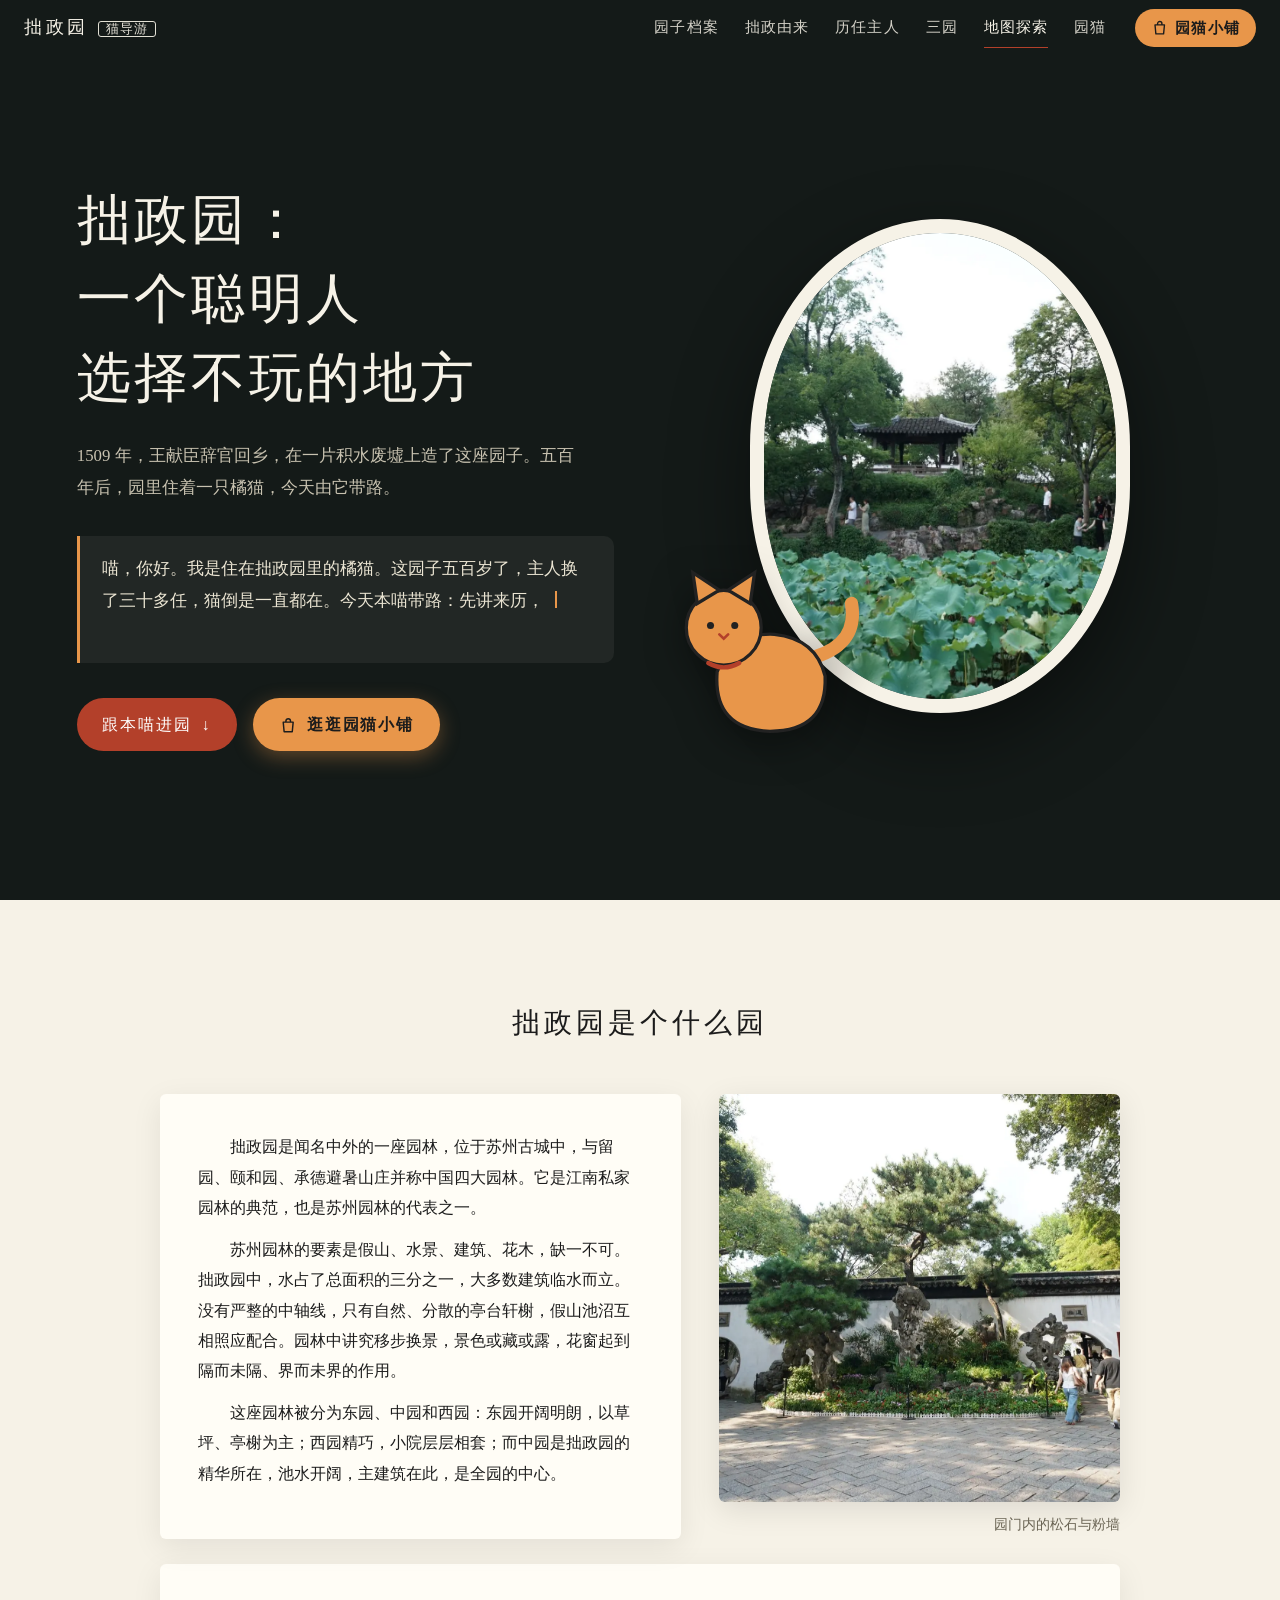
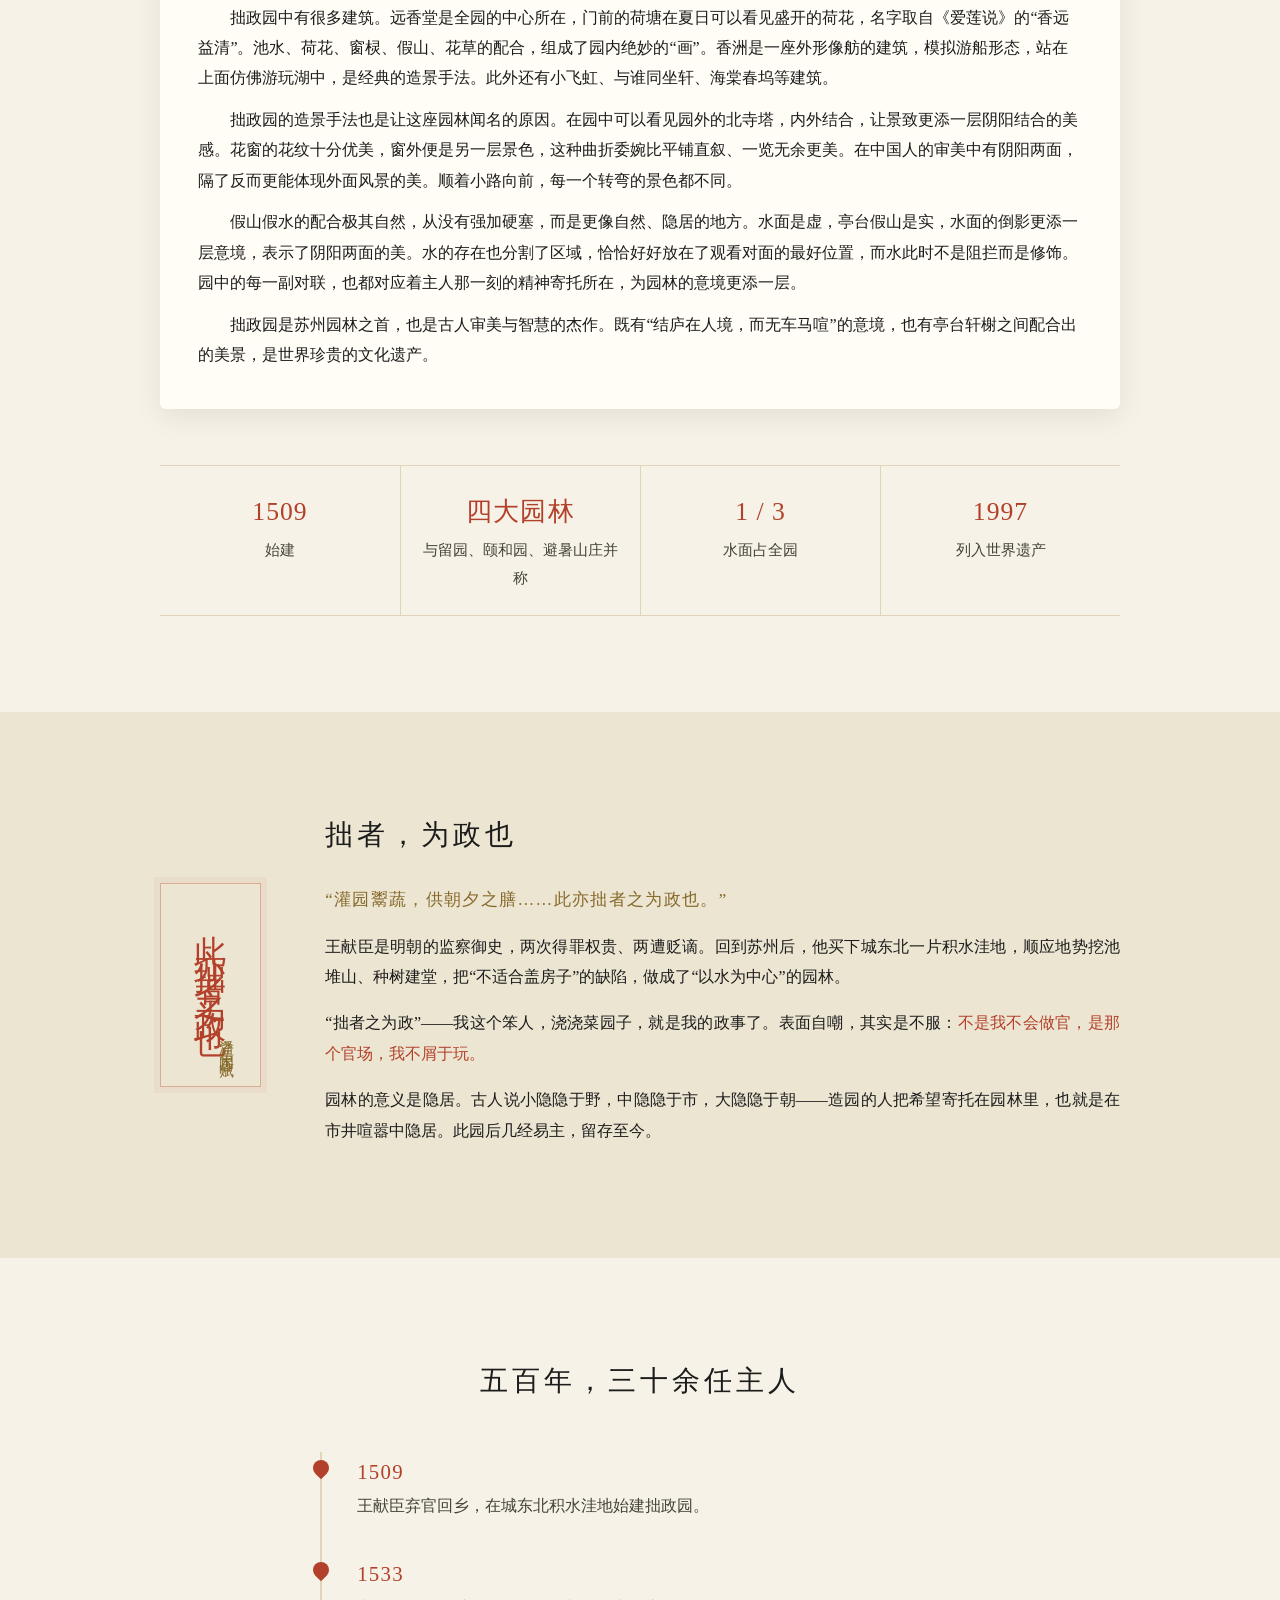
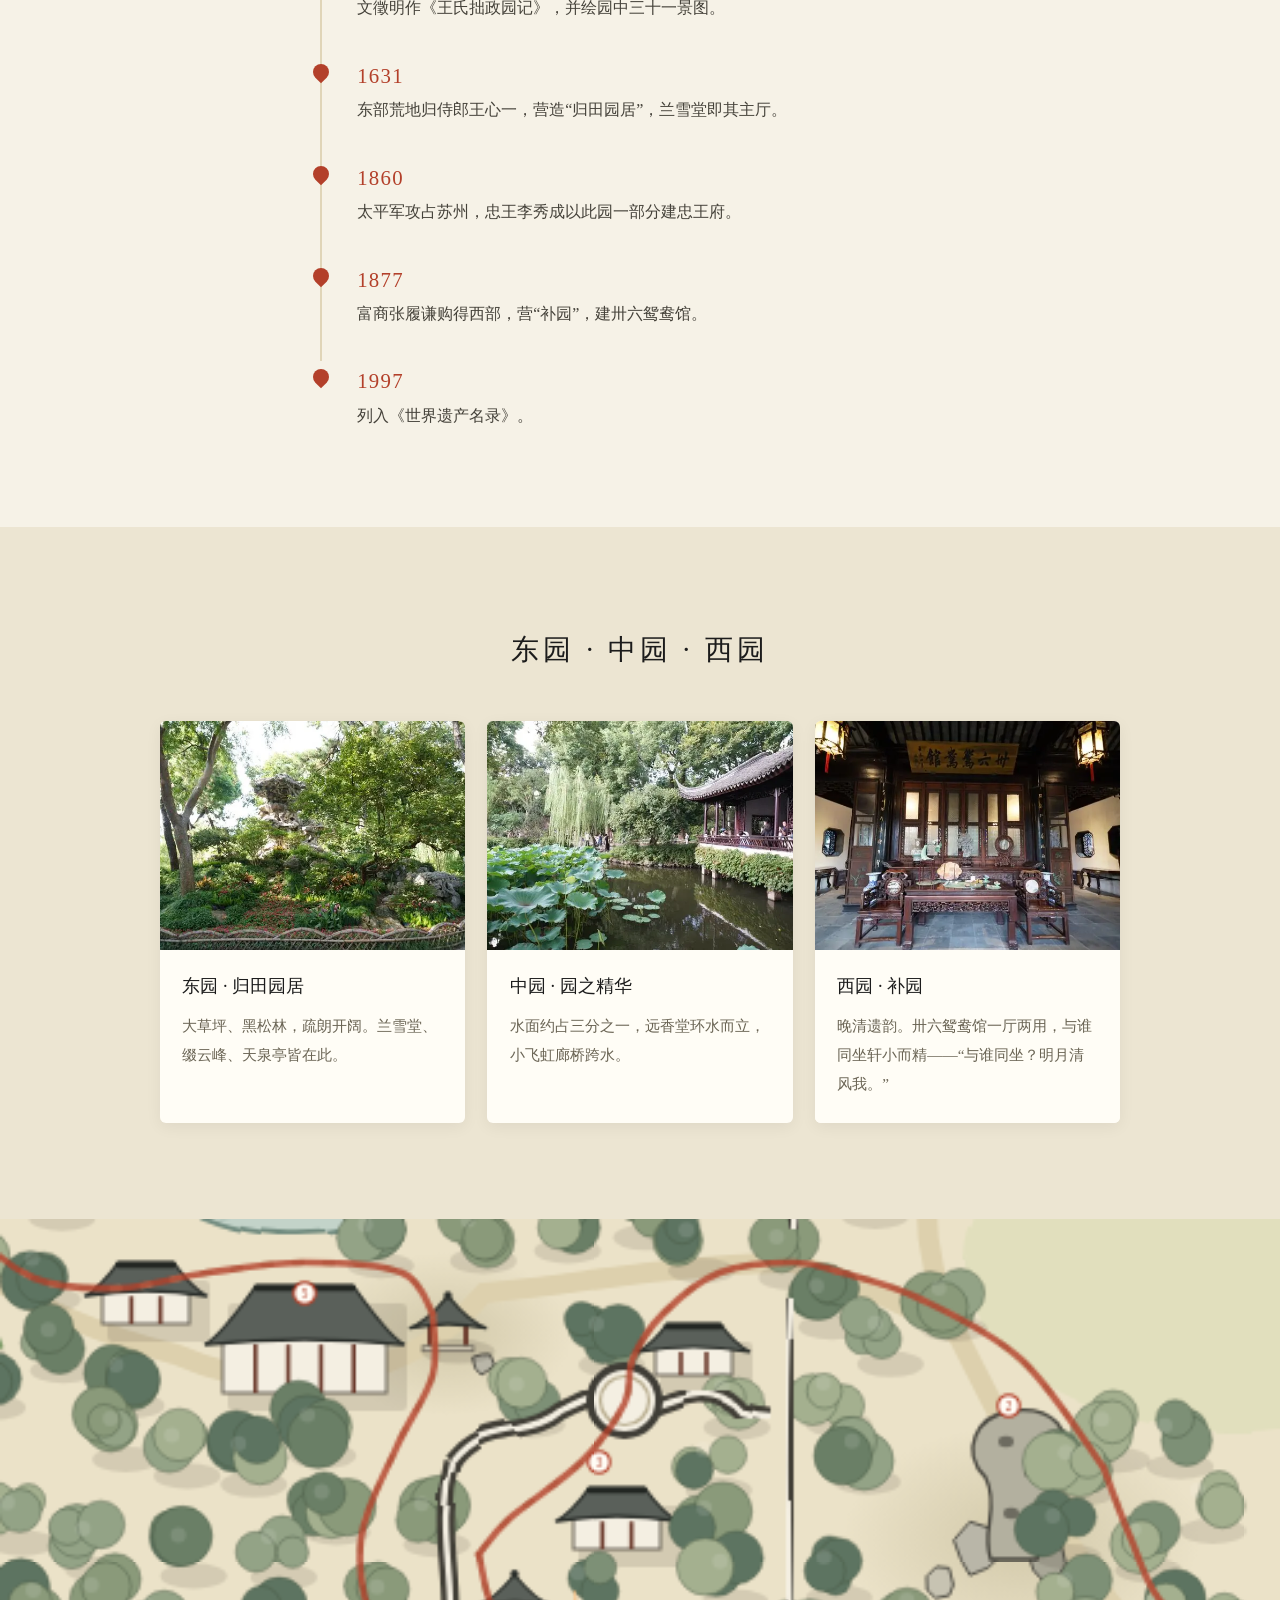
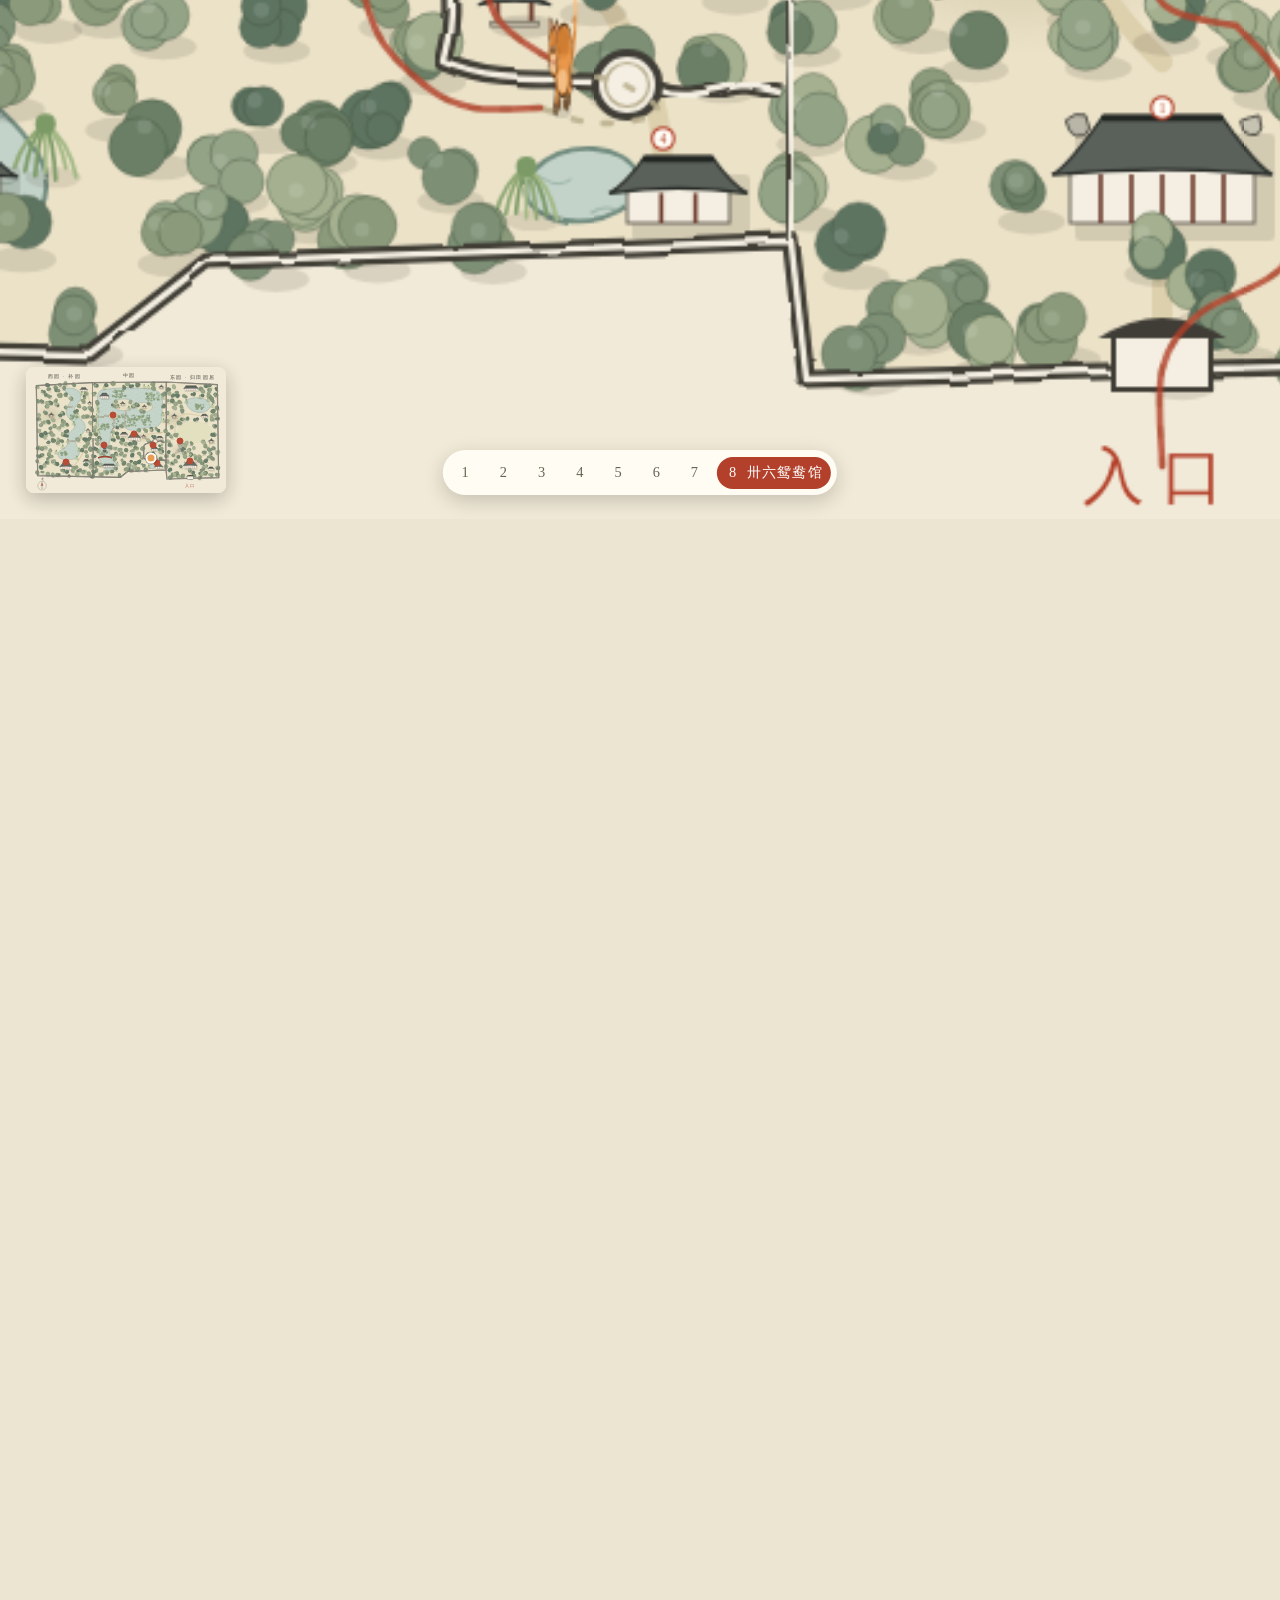
<file: index.html>
<!DOCTYPE html>
<html lang="zh-CN">
<head>
<meta charset="UTF-8">
<meta name="viewport" content="width=device-width,initial-scale=1">
<title>拙政园 · 猫导游</title>
<meta name="description" content="跟着园里的橘猫，读拙政园的来历，在手绘地图上逛八处景点。">
<link rel="stylesheet" href="css/style.css">
</head>
<body>

<svg width="0" height="0" style="position:absolute" aria-hidden="true"><defs>
  <symbol id="catMini" viewBox="0 0 100 80">
    <path class="cat-tail" d="M70 48 Q92 42 88 20" fill="none" stroke="#e8964a" stroke-width="8" stroke-linecap="round"/>
    <path d="M30 50 Q28 80 60 80 Q90 78 86 52 Q80 32 54 30 Q32 30 30 50Z" fill="#e8964a"/>
    <circle cx="36" cy="34" r="20" fill="#e8964a"/>
    <path d="M22 20 L20 4 L34 14Z" fill="#e8964a"/>
    <path d="M50 20 L54 4 L40 13Z" fill="#e8964a"/>
    <circle cx="30" cy="33" r="2.4" fill="#fff"/>
    <circle cx="43" cy="33" r="2.4" fill="#fff"/>
  </symbol>
  <symbol id="bagIcon" viewBox="0 0 24 24">
    <path d="M5.5 8h13l-1.2 12.5H6.7L5.5 8Z M9 8V6.5a3 3 0 0 1 6 0V8" fill="none" stroke="currentColor" stroke-width="1.9" stroke-linejoin="round" stroke-linecap="round"/>
  </symbol>
</defs></svg>

<nav class="topbar" aria-label="章节">
  <a class="brand" href="#top">拙政园<span>猫导游</span></a>
  <div class="topbar-right">
    <div class="topbar-links">
      <a href="#about">园子档案</a>
      <a href="#origin">拙政由来</a>
      <a href="#timeline">历任主人</a>
      <a href="#parts">三园</a>
      <a href="#map">地图探索</a>
      <a href="#owners">园猫</a>
    </div>
    <a class="nav-shop" href="shop.html"><svg class="bag" aria-hidden="true"><use href="#bagIcon"/></svg>园猫小铺</a>
  </div>
</nav>

<!-- 1 开屏 -->
<header class="hero" id="top">
  <div class="hero-text">
    <h1>拙政园：<br>一个聪明人<br>选择不玩的地方</h1>
    <p class="hero-lead">1509 年，王献臣辞官回乡，在一片积水废墟上造了这座园子。五百年后，园里住着一只橘猫，今天由它带路。</p>
    <div class="hero-say">
      <p id="heroSay" aria-live="polite"></p>
    </div>
    <div class="hero-actions">
      <a class="btn" href="#about">跟本喵进园 <span aria-hidden="true">↓</span></a>
      <a class="btn btn-shop" href="shop.html"><svg class="bag" aria-hidden="true"><use href="#bagIcon"/></svg>逛逛园猫小铺</a>
    </div>
  </div>
  <div class="hero-visual">
    <div class="moon">
      <img src="img/lg/hefeng-simian-ting-1.webp" alt="拙政园中园的荷池与亭子">
    </div>
    <svg class="hero-cat" viewBox="0 0 200 160" aria-hidden="true">
      <path class="cat-tail" d="M150 82 Q188 70 182 34" fill="none" stroke="#e8964a" stroke-width="12" stroke-linecap="round"/>
      <path d="M60 96 Q56 148 108 150 Q160 150 158 100 Q150 66 112 62 Q74 60 60 96Z" fill="#e8964a" stroke="#222" stroke-width="3"/>
      <circle cx="66" cy="56" r="34" fill="#e8964a" stroke="#222" stroke-width="3"/>
      <path d="M42 34 L38 6 L62 22Z" fill="#e8964a" stroke="#222" stroke-width="3"/>
      <path d="M90 34 L94 6 L70 22Z" fill="#e8964a" stroke="#222" stroke-width="3"/>
      <g class="cat-eyes"><circle cx="54" cy="54" r="3.2" fill="#222"/><circle cx="76" cy="54" r="3.2" fill="#222"/></g>
      <path d="M62 62 L66 66 L70 62" fill="none" stroke="#b3402a" stroke-width="2.4" stroke-linecap="round"/>
      <path d="M52 88 Q66 96 80 88" fill="none" stroke="#b3402a" stroke-width="4" stroke-linecap="round"/>
    </svg>
  </div>
</header>

<main>
<!-- 2 园子档案 -->
<section id="about" data-cat="about">
  <div class="wrap">
    <h2 class="reveal">拙政园是个什么园</h2>
    <div class="about-grid">
      <div class="essay reveal">
        <p>拙政园是闻名中外的一座园林，位于苏州古城中，与留园、颐和园、承德避暑山庄并称中国四大园林。它是江南私家园林的典范，也是苏州园林的代表之一。</p>
        <p>苏州园林的要素是假山、水景、建筑、花木，缺一不可。拙政园中，水占了总面积的三分之一，大多数建筑临水而立。没有严整的中轴线，只有自然、分散的亭台轩榭，假山池沼互相照应配合。园林中讲究移步换景，景色或藏或露，花窗起到隔而未隔、界而未界的作用。</p>
        <p>这座园林被分为东园、中园和西园：东园开阔明朗，以草坪、亭榭为主；西园精巧，小院层层相套；而中园是拙政园的精华所在，池水开阔，主建筑在此，是全园的中心。</p>
      </div>
      <figure class="about-photo reveal">
        <img src="img/lg/entrance-rockery-1.webp" alt="拙政园入口粉墙与松石" loading="lazy">
        <figcaption>园门内的松石与粉墙</figcaption>
      </figure>
    </div>
    <div class="essay essay-wide reveal">
      <p>拙政园中有很多建筑。远香堂是全园的中心所在，门前的荷塘在夏日可以看见盛开的荷花，名字取自《爱莲说》的“香远益清”。池水、荷花、窗棂、假山、花草的配合，组成了园内绝妙的“画”。香洲是一座外形像舫的建筑，模拟游船形态，站在上面仿佛游玩湖中，是经典的造景手法。此外还有小飞虹、与谁同坐轩、海棠春坞等建筑。</p>
      <p>拙政园的造景手法也是让这座园林闻名的原因。在园中可以看见园外的北寺塔，内外结合，让景致更添一层阴阳结合的美感。花窗的花纹十分优美，窗外便是另一层景色，这种曲折委婉比平铺直叙、一览无余更美。在中国人的审美中有阴阳两面，隔了反而更能体现外面风景的美。顺着小路向前，每一个转弯的景色都不同。</p>
      <p>假山假水的配合极其自然，从没有强加硬塞，而是更像自然、隐居的地方。水面是虚，亭台假山是实，水面的倒影更添一层意境，表示了阴阳两面的美。水的存在也分割了区域，恰恰好好放在了观看对面的最好位置，而水此时不是阻拦而是修饰。园中的每一副对联，也都对应着主人那一刻的精神寄托所在，为园林的意境更添一层。</p>
      <p>拙政园是苏州园林之首，也是古人审美与智慧的杰作。既有“结庐在人境，而无车马喧”的意境，也有亭台轩榭之间配合出的美景，是世界珍贵的文化遗产。</p>
    </div>
    <dl class="facts reveal">
      <div><dt>1509</dt><dd>始建</dd></div>
      <div><dt>四大园林</dt><dd>与留园、颐和园、避暑山庄并称</dd></div>
      <div><dt>1 / 3</dt><dd>水面占全园</dd></div>
      <div><dt>1997</dt><dd>列入世界遗产</dd></div>
    </dl>
  </div>
</section>

<section id="origin" class="origin" data-cat="origin">
  <div class="wrap origin-grid">
    <blockquote class="origin-quote reveal">
      <p>此亦拙者之为政也</p>
      <cite>潘岳《闲居赋》</cite>
    </blockquote>
    <div class="origin-body reveal">
      <h2>拙者，为政也</h2>
      <p class="excerpt">“灌园鬻蔬，供朝夕之膳……此亦拙者之为政也。”</p>
      <p>王献臣是明朝的监察御史，两次得罪权贵、两遭贬谪。回到苏州后，他买下城东北一片积水洼地，顺应地势挖池堆山、种树建堂，把“不适合盖房子”的缺陷，做成了“以水为中心”的园林。</p>
      <p>“拙者之为政”——我这个笨人，浇浇菜园子，就是我的政事了。表面自嘲，其实是不服：<em>不是我不会做官，是那个官场，我不屑于玩。</em></p>
      <p>园林的意义是隐居。古人说小隐隐于野，中隐隐于市，大隐隐于朝——造园的人把希望寄托在园林里，也就是在市井喧嚣中隐居。此园后几经易主，留存至今。</p>
    </div>
  </div>
</section>

<section id="timeline" data-cat="timeline">
  <div class="wrap">
    <h2 class="reveal">五百年，三十余任主人</h2>
    <ol class="tl">
      <li class="reveal"><span class="y">1509</span><p>王献臣弃官回乡，在城东北积水洼地始建拙政园。</p></li>
      <li class="reveal"><span class="y">1533</span><p>文徵明作《王氏拙政园记》，并绘园中三十一景图。</p></li>
      <li class="reveal"><span class="y">1631</span><p>东部荒地归侍郎王心一，营造“归田园居”，兰雪堂即其主厅。</p></li>
      <li class="reveal"><span class="y">1860</span><p>太平军攻占苏州，忠王李秀成以此园一部分建忠王府。</p></li>
      <li class="reveal"><span class="y">1877</span><p>富商张履谦购得西部，营“补园”，建卅六鸳鸯馆。</p></li>
      <li class="reveal"><span class="y">1997</span><p>列入《世界遗产名录》。</p></li>
    </ol>
  </div>
</section>

<section id="parts" class="parts" data-cat="parts">
  <div class="wrap">
    <h2 class="reveal">东园 · 中园 · 西园</h2>
    <div class="cards3">
      <article class="pc reveal">
        <img src="img/sm/zhuiyun-peak-1.webp" alt="东园缀云峰" loading="lazy">
        <div class="pc-bd">
          <h3>东园 · 归田园居</h3>
          <p>大草坪、黑松林，疏朗开阔。兰雪堂、缀云峰、天泉亭皆在此。</p>
        </div>
      </article>
      <article class="pc reveal">
        <img src="img/sm/yuanxiangtang-1.webp" alt="中园荷池" loading="lazy">
        <div class="pc-bd">
          <h3>中园 · 园之精华</h3>
          <p>水面约占三分之一，远香堂环水而立，小飞虹廊桥跨水。</p>
        </div>
      </article>
      <article class="pc reveal">
        <img src="img/sm/saliu-yuanyang-guan-1.webp" alt="西园卅六鸳鸯馆" loading="lazy">
        <div class="pc-bd">
          <h3>西园 · 补园</h3>
          <p>晚清遗韵。卅六鸳鸯馆一厅两用，与谁同坐轩小而精——“与谁同坐？明月清风我。”</p>
        </div>
      </article>
    </div>
  </div>
</section>

<!-- 3 地图探索：滚动即行走 -->
<section id="map" class="explore" data-cat="map">
  <div class="tour" id="tour">
    <div class="tour-stage" id="tourStage">

      <div class="tour-world" id="tourWorld">
        <svg class="garden-map" id="gardenMap" viewBox="0 0 1200 760" role="img" aria-label="拙政园手绘游览图"></svg>
        <svg class="tour-actors" id="tourActors" viewBox="0 0 1200 760" aria-hidden="true"></svg>
      </div>

      <div class="tour-bubble" id="tourBubble"><p></p></div>

      <aside class="tour-panel" id="tourPanel" aria-live="polite"></aside>

      <div class="tour-title" id="tourTitle">
        <h2>园中八景</h2>
        <p>从东园入口出发，一路向西。往下滚，跟着它走。</p>
      </div>

      <div class="tour-mini" id="tourMini"></div>
      <nav class="tour-dots" id="tourDots" aria-label="跳到某一站"></nav>
      <p class="tour-hint" id="tourHint">继续下滚，跟着它走</p>

    </div>
  </div>
</section>

<!-- 4 结尾 -->
<section id="owners" class="owners" data-cat="owners">
  <div class="wrap">
    <h2 class="reveal">园子真正的主人</h2>
    <div class="board">
      <figure class="reveal">
        <svg viewBox="0 0 420 420" preserveAspectRatio="xMidYMid slice" role="img" aria-label="一橘一狸两只园猫坐在月洞门前">
          <rect width="420" height="420" fill="#e6dcc2"/>
          <rect y="40" width="420" height="300" fill="#f4efe2"/>
          <path d="M-10 40 L430 40 L420 18 L0 18 Z" fill="#4f554f"/>
          <rect y="38" width="420" height="6" fill="#2f332f"/>
          <circle cx="210" cy="200" r="118" fill="#b9c9bd"/>
          <clipPath id="gate"><circle cx="210" cy="200" r="118"/></clipPath>
          <g clip-path="url(#gate)">
            <rect x="90" y="230" width="240" height="100" fill="#9fb5aa"/>
            <path d="M92 236 q10 -5 20 0 t20 0 M180 262 q10 -5 20 0 t20 0 M260 244 q10 -5 20 0 t20 0" fill="none" stroke="#7f998d" stroke-width="2"/>
            <circle cx="120" cy="150" r="46" fill="#6f8a6c"/><circle cx="170" cy="120" r="40" fill="#86a07e"/>
            <circle cx="290" cy="140" r="52" fill="#5f7a60"/><circle cx="240" cy="170" r="34" fill="#93a886"/>
            <path d="M190 206 L230 206 L240 196 L180 196 Z" fill="#4f554f"/>
            <rect x="192" y="206" width="4" height="22" fill="#6b3a2c"/><rect x="224" y="206" width="4" height="22" fill="#6b3a2c"/>
          </g>
          <circle cx="210" cy="200" r="118" fill="none" stroke="#cfc6ad" stroke-width="10"/>
          <rect y="330" width="420" height="90" fill="#cfc4a6"/>
          <path d="M0 336 H420 M0 370 H420 M0 404 H420 M60 336 V370 M170 336 V370 M280 336 V370 M390 336 V370 M115 370 V404 M225 370 V404 M335 370 V404" stroke="#b8ad8f" stroke-width="2"/>
          <path class="petal" d="M0 0 q6 -6 12 0 q-6 6 -12 0Z" fill="#e7a7a0"/>
          <ellipse cx="210" cy="372" rx="120" ry="10" fill="#000" opacity=".1"/>
          <g transform="translate(160,370)">
            <path class="cat-tail" d="M34 -6 Q74 -8 68 -52" fill="none" stroke="#e8964a" stroke-width="11" stroke-linecap="round"/>
            <path d="M-38 0 Q-46 -72 0 -80 Q46 -72 38 0 Z" fill="#e8964a" stroke="#222" stroke-width="3"/>
            <ellipse cx="0" cy="-30" rx="18" ry="26" fill="#f3c38f"/>
            <circle cx="0" cy="-104" r="32" fill="#e8964a" stroke="#222" stroke-width="3"/>
            <path d="M-26 -122 L-30 -150 L-6 -134Z M26 -122 L30 -150 L6 -134Z" fill="#e8964a" stroke="#222" stroke-width="3" stroke-linejoin="round"/>
            <g class="cat-eyes"><circle cx="-11" cy="-106" r="3.2" fill="#222"/><circle cx="11" cy="-106" r="3.2" fill="#222"/></g>
            <path d="M-4 -96 L0 -92 L4 -96" fill="none" stroke="#b3402a" stroke-width="2.4" stroke-linecap="round"/>
            <ellipse cx="-14" cy="-2" rx="11" ry="6" fill="#f3c38f" stroke="#222" stroke-width="2"/>
            <ellipse cx="14" cy="-2" rx="11" ry="6" fill="#f3c38f" stroke="#222" stroke-width="2"/>
          </g>
          <g transform="translate(262,372) scale(.92)">
            <path class="cat-tail rev" d="M-34 -6 Q-76 -8 -70 -52" fill="none" stroke="#a39479" stroke-width="11" stroke-linecap="round"/>
            <path d="M-38 0 Q-46 -72 0 -80 Q46 -72 38 0 Z" fill="#a39479" stroke="#222" stroke-width="3"/>
            <path d="M-34 -30 q10 4 14 -6 M34 -30 q-10 4 -14 -6 M-36 -52 q10 4 12 -6 M36 -52 q-10 4 -12 -6" fill="none" stroke="#5b4e3d" stroke-width="4" stroke-linecap="round"/>
            <ellipse cx="0" cy="-30" rx="16" ry="24" fill="#e7dcc6"/>
            <circle cx="0" cy="-104" r="32" fill="#a39479" stroke="#222" stroke-width="3"/>
            <path d="M-26 -122 L-30 -150 L-6 -134Z M26 -122 L30 -150 L6 -134Z" fill="#a39479" stroke="#222" stroke-width="3" stroke-linejoin="round"/>
            <path d="M-8 -134 L-6 -120 M0 -136 L0 -121 M8 -134 L6 -120" stroke="#5b4e3d" stroke-width="3.5" stroke-linecap="round"/>
            <g class="cat-eyes late"><circle cx="-11" cy="-106" r="3.2" fill="#222"/><circle cx="11" cy="-106" r="3.2" fill="#222"/></g>
            <path d="M-4 -96 L0 -92 L4 -96" fill="none" stroke="#b3402a" stroke-width="2.4" stroke-linecap="round"/>
            <ellipse cx="-14" cy="-2" rx="11" ry="6" fill="#e7dcc6" stroke="#222" stroke-width="2"/>
            <ellipse cx="14" cy="-2" rx="11" ry="6" fill="#e7dcc6" stroke="#222" stroke-width="2"/>
          </g>
        </svg>
        <figcaption>合影：一橘一狸，每天在洞门口值班</figcaption>
      </figure>
      <figure class="reveal">
        <svg viewBox="0 0 300 420" preserveAspectRatio="xMidYMid slice" role="img" aria-label="狸花猫在廊下长凳上蜷着打盹">
          <rect width="300" height="420" fill="#f4efe2"/>
          <path d="M-10 0 H310 V60 H-10 Z" fill="#3b2a22"/>
          <path d="M-10 60 H310" stroke="#6b3a2c" stroke-width="8"/>
          <g fill="none" stroke="#6b4a3a" stroke-width="4">
            <rect x="70" y="110" width="160" height="130"/>
            <path d="M70 175 H230 M150 110 V240 M110 110 L150 150 L190 110 M110 240 L150 200 L190 240 M70 142 L110 175 L70 208 M230 142 L190 175 L230 208"/>
          </g>
          <rect x="74" y="114" width="152" height="122" fill="#b9c9bd" opacity=".35"/>
          <rect x="18" y="60" width="18" height="360" fill="#7a3a2a"/>
          <rect x="264" y="60" width="18" height="360" fill="#7a3a2a"/>
          <rect y="330" width="300" height="90" fill="#8c6a52"/>
          <path d="M0 350 H300 M0 380 H300" stroke="#76583f" stroke-width="3"/>
          <rect x="36" y="290" width="228" height="16" fill="#a57b5c" stroke="#5a3d2c" stroke-width="2"/>
          <rect x="52" y="306" width="12" height="30" fill="#5a3d2c"/><rect x="236" y="306" width="12" height="30" fill="#5a3d2c"/>
          <ellipse cx="150" cy="290" rx="80" ry="6" fill="#000" opacity=".12"/>
          <g class="breathe">
            <ellipse cx="160" cy="258" rx="66" ry="34" fill="#a39479" stroke="#222" stroke-width="3"/>
            <path d="M140 228 q8 10 0 22 M165 225 q8 12 0 26 M190 230 q8 10 0 22" fill="none" stroke="#5b4e3d" stroke-width="4" stroke-linecap="round"/>
          </g>
          <path d="M220 270 Q236 300 170 292 Q120 290 98 280" fill="none" stroke="#a39479" stroke-width="13" stroke-linecap="round"/>
          <circle cx="106" cy="262" r="26" fill="#a39479" stroke="#222" stroke-width="3"/>
          <path d="M86 246 L80 222 L100 238Z M114 240 L126 218 L128 244Z" fill="#a39479" stroke="#222" stroke-width="3" stroke-linejoin="round"/>
          <path d="M94 262 q5 4 10 0 M112 262 q5 4 10 0" fill="none" stroke="#222" stroke-width="2.4" stroke-linecap="round"/>
          <path d="M104 272 L108 275 L112 272" fill="none" stroke="#b3402a" stroke-width="2" stroke-linecap="round"/>
          <text class="zz" x="120" y="210" font-size="22" fill="#6a6454">z</text>
          <text class="zz late" x="136" y="196" font-size="16" fill="#6a6454">z</text>
        </svg>
        <figcaption>廊下打盹，谁来也不醒</figcaption>
      </figure>
      <figure class="reveal">
        <svg viewBox="0 0 300 420" preserveAspectRatio="xMidYMid slice" role="img" aria-label="橘猫在荷塘边的石头上肚皮朝天躺平">
          <rect width="300" height="420" fill="#e9e3cf"/>
          <rect y="170" width="300" height="250" fill="#b9c9bd"/>
          <path d="M20 200 q10 -5 20 0 t20 0 M180 190 q10 -5 20 0 t20 0 M60 390 q10 -5 20 0 t20 0 M200 380 q10 -5 20 0 t20 0" fill="none" stroke="#8ea79b" stroke-width="2.2"/>
          <path d="M0 80 Q60 40 120 70 Q180 30 240 60 Q280 50 300 70 V170 H0 Z" fill="#a4b08f"/>
          <path d="M0 120 Q70 90 140 118 Q210 88 300 115 V170 H0 Z" fill="#7d9076"/>
          <g class="bob"><ellipse cx="50" cy="210" rx="36" ry="12" fill="#7f9870" stroke="#5d7253" stroke-width="2"/><path d="M50 210 L30 204 M50 210 L72 205" stroke="#5d7253" stroke-width="1.6"/></g>
          <g class="bob late"><ellipse cx="250" cy="228" rx="40" ry="13" fill="#8fa77f" stroke="#5d7253" stroke-width="2"/><path d="M250 228 L228 222 M250 228 L274 223" stroke="#5d7253" stroke-width="1.6"/></g>
          <g class="bob"><path d="M232 180 q-6 -24 8 -34 q14 10 8 34 Z" fill="#e7a7a0" stroke="#b76b62" stroke-width="1.6"/><path d="M240 180 V214" stroke="#5d7253" stroke-width="2.4"/></g>
          <path d="M20 360 Q30 300 110 290 Q210 280 270 310 Q296 340 280 370 Q200 392 90 388 Q30 386 20 360 Z" fill="#b9b6a8" stroke="#55534a" stroke-width="3"/>
          <path d="M60 350 q30 -12 60 -4 M170 330 q30 -6 60 8" fill="none" stroke="#8f8c7e" stroke-width="3" stroke-linecap="round"/>
          <path class="flick" d="M214 296 Q250 300 262 276" fill="none" stroke="#e8964a" stroke-width="11" stroke-linecap="round"/>
          <ellipse cx="160" cy="296" rx="62" ry="28" fill="#e8964a" stroke="#222" stroke-width="3"/>
          <ellipse cx="160" cy="288" rx="40" ry="14" fill="#f3c38f"/>
          <g class="paw"><ellipse cx="136" cy="262" rx="8" ry="13" fill="#e8964a" stroke="#222" stroke-width="2.4"/></g>
          <g class="paw late"><ellipse cx="176" cy="260" rx="8" ry="13" fill="#e8964a" stroke="#222" stroke-width="2.4"/></g>
          <circle cx="84" cy="300" r="28" fill="#e8964a" stroke="#222" stroke-width="3"/>
          <path d="M66 318 L58 344 L80 326Z M98 322 L108 346 L110 318Z" fill="#e8964a" stroke="#222" stroke-width="3" stroke-linejoin="round"/>
          <path d="M70 300 q5 -4 10 0 M88 300 q5 -4 10 0" fill="none" stroke="#222" stroke-width="2.4" stroke-linecap="round"/>
          <path d="M80 288 L84 284 L88 288" fill="none" stroke="#b3402a" stroke-width="2" stroke-linecap="round"/>
        </svg>
        <figcaption>躺平的园主，最懂“拙政”</figcaption>
      </figure>
    </div>
  </div>
</section>

<section class="end">
  <div class="wrap">
    <p class="q reveal">拙政不是真的笨。<br>是一个聪明人发现，<b>跟官场斗太累了，不如来浇菜。</b></p>
    <svg class="end-cat" viewBox="0 0 200 120" aria-hidden="true">
      <path class="cat-tail" d="M140 78 Q176 70 172 40" fill="none" stroke="#e8964a" stroke-width="11" stroke-linecap="round"/>
      <path d="M40 84 Q36 106 90 106 Q150 106 152 86 Q150 68 118 64 L64 62 Q42 64 40 84Z" fill="#e8964a" stroke="#1c1c1c" stroke-width="2.2"/>
      <circle cx="52" cy="52" r="28" fill="#e8964a" stroke="#1c1c1c" stroke-width="2.2"/>
      <path d="M32 34 L30 12 L50 24Z" fill="#e8964a" stroke="#1c1c1c" stroke-width="2.2"/>
      <path d="M72 34 L76 12 L56 24Z" fill="#e8964a" stroke="#1c1c1c" stroke-width="2.2"/>
      <path d="M42 52 q5 3 10 0 M62 52 q5 3 10 0" fill="none" stroke="#1c1c1c" stroke-width="2" stroke-linecap="round"/>
    </svg>
    <div class="end-actions">
      <a class="btn btn-shop" href="shop.html"><svg class="bag" aria-hidden="true"><use href="#bagIcon"/></svg>逛逛园猫小铺</a>
      <a class="btn ghost" href="#top">回到园门</a>
    </div>
    <p class="credits reveal">王鹏越 &middot; 徐一航 &middot; 郑淳元 &middot; 陈宏恩 &middot; 马天予</p>
    <p class="credits advisor reveal">指导老师：陈思怡</p>
  </div>
</section>
</main>

<!-- 常驻猫导游 -->
<aside class="guide" id="guide" aria-label="猫导游">
  <button class="guide-avatar" id="guideAvatar" type="button" aria-label="收起或展开猫导游的话" aria-expanded="true">
    <svg viewBox="0 0 100 80"><use href="#catMini"/></svg>
  </button>
  <div class="guide-bubble" id="guideBubble">
    <p id="guideText" aria-live="polite"></p>
  </div>
</aside>

<script src="js/data.js"></script>
<script src="js/map.js"></script>
<script src="js/cat.js"></script>
<script src="js/tour.js"></script>
<script src="js/main.js"></script>
</body>
</html>
</file>
<file: css/style.css>
:root {
  --paper: #f6f2e7;
  --paper-2: #ece5d2;
  --card: #fffdf6;
  --ink: #1c1c1c;
  --ink-2: #45423a;
  --muted: #6a6454;
  --line: #e0d5b8;
  --red: #b3402a;
  --gold: #a8863d;
  --gold-ink: #86692a;
  --night: #141a18;
  --orange: #e8964a;
  --shadow: 0 4px 16px rgba(0, 0, 0, .06);
  --serif: "Songti SC", "Noto Serif SC", "Source Han Serif SC", SimSun, serif;
}

* { margin: 0; padding: 0; box-sizing: border-box; }
html { scroll-behavior: smooth; scroll-padding-top: 76px; }
body {
  font-family: var(--serif);
  background: var(--paper);
  color: var(--ink);
  line-height: 1.9;
  -webkit-font-smoothing: antialiased;
}
img { display: block; max-width: 100%; }
[hidden] { display: none !important; }
button { font: inherit; color: inherit; background: none; border: 0; cursor: pointer; }
a { color: inherit; }

section { padding: 6rem 1.5rem; }
.wrap { max-width: 960px; margin: 0 auto; }
.wrap.wide { max-width: 1240px; }
h2 {
  font-weight: 400;
  font-size: 1.75rem;
  letter-spacing: .14em;
  text-align: center;
  margin-bottom: 2.8rem;
}

.btn {
  display: inline-flex;
  align-items: center;
  gap: .6rem;
  padding: .7rem 1.6rem;
  border-radius: 50px;
  background: var(--red);
  color: #fff;
  text-decoration: none;
  letter-spacing: .12em;
  transition: transform .2s, background .2s;
}
.btn:hover { background: #9a3522; transform: translateY(-2px); }
.btn.ghost { background: transparent; border: 1px solid rgba(246, 242, 231, .5); color: var(--paper); }
.btn.ghost:hover { background: rgba(246, 242, 231, .1); }
.btn-shop { background: var(--orange); color: var(--ink); font-weight: 600; box-shadow: 0 6px 20px rgba(232, 150, 74, .35); }
.btn-shop:hover { background: #f0a560; }
.bag { width: 1.15em; height: 1.15em; flex: none; }

.reveal { opacity: 0; transform: translateY(18px); transition: opacity .8s ease, transform .8s ease; }
.reveal.in { opacity: 1; transform: none; }

/* 顶栏 */
.topbar {
  position: fixed;
  inset: 0 0 auto;
  z-index: 50;
  display: flex;
  align-items: center;
  justify-content: space-between;
  height: 56px;
  padding: 0 1.5rem;
  color: var(--paper);
  transition: background .3s, color .3s, box-shadow .3s;
}
.topbar.solid {
  background: rgba(246, 242, 231, .94);
  color: var(--ink);
  box-shadow: 0 1px 0 var(--line);
}
.brand { text-decoration: none; font-size: 1.1rem; letter-spacing: .2em; }
.brand span {
  margin-left: .6rem;
  padding: 0 .4rem;
  border: 1px solid currentColor;
  border-radius: 3px;
  font-size: .8rem;
  letter-spacing: .1em;
  opacity: .92;
}
.topbar.solid .brand span { color: var(--red); border-color: var(--red); opacity: 1; }
.topbar-right { display: flex; align-items: center; gap: 1.8rem; }
.topbar-links { display: flex; gap: 1.6rem; }
.topbar-links a {
  text-decoration: none;
  font-size: .95rem;
  letter-spacing: .08em;
  padding: .3rem 0;
  border-bottom: 1px solid transparent;
  opacity: .85;
}
.topbar-links a:hover, .topbar-links a.active { opacity: 1; border-color: var(--red); }
.nav-shop {
  display: inline-flex;
  align-items: center;
  gap: .4rem;
  padding: .3rem 1rem;
  border-radius: 50px;
  background: var(--orange);
  color: var(--ink);
  font-size: .95rem;
  font-weight: 600;
  letter-spacing: .08em;
  text-decoration: none;
  transition: background .2s;
}
.nav-shop:hover { background: #f0a560; }
@media (max-width: 860px) { .topbar-links { display: none; } }

/* 开屏 */
.hero {
  min-height: 100vh;
  display: grid;
  grid-template-columns: 1.05fr 1fr;
  align-items: center;
  gap: 3rem;
  padding: 6rem clamp(1.5rem, 6vw, 6rem) 4rem;
  background: var(--night);
  color: var(--paper);
  overflow: hidden;
}
.hero h1 {
  font-weight: 400;
  font-size: clamp(2rem, 4.4vw, 3.4rem);
  line-height: 1.45;
  letter-spacing: .06em;
}
.hero-lead { margin-top: 1.4rem; color: #c8c2b0; max-width: 30em; font-size: 1.05rem; }
.hero-actions { display: flex; flex-wrap: wrap; gap: 1rem; }
.hero-say {
  position: relative;
  margin: 2rem 0 2.2rem;
  max-width: 32em;
  min-height: 7.6em;
  padding: 1.1rem 1.4rem;
  border-left: 3px solid var(--orange);
  background: rgba(246, 242, 231, .06);
  border-radius: 0 10px 10px 0;
  font-size: 1.05rem;
  color: #ebe5d3;
}
.hero-say p::after, .guide-bubble p.typing::after {
  content: "";
  display: inline-block;
  width: .5em;
  height: 1em;
  margin-left: 2px;
  vertical-align: -.12em;
  border-right: 2px solid var(--orange);
  animation: caret 1s steps(1) infinite;
}
.hero-say p.done::after { display: none; }
@keyframes caret { 50% { opacity: 0; } }

.hero-visual { position: relative; justify-self: center; }
.moon {
  width: clamp(260px, 30vw, 380px);
  aspect-ratio: 20 / 26;
  border: 14px solid var(--paper);
  border-radius: 50% / 46%;
  overflow: hidden;
  background: #2e3a36;
  box-shadow: 0 30px 80px rgba(0, 0, 0, .45);
}
.moon img { width: 100%; height: 100%; object-fit: cover; filter: saturate(.85); animation: drift 24s ease-in-out infinite alternate; }
@keyframes drift { from { transform: scale(1.12) translateX(-3%); } to { transform: scale(1.12) translateX(3%); } }
.hero-cat {
  position: absolute;
  width: 58%;
  left: -26%;
  bottom: -6%;
  filter: drop-shadow(0 10px 20px rgba(0, 0, 0, .4));
}
.cat-tail { transform-box: fill-box; transform-origin: 0% 100%; animation: sway 2.6s ease-in-out infinite alternate; }
@keyframes sway { from { transform: rotate(-7deg); } to { transform: rotate(8deg); } }
.cat-eyes circle { transform-box: fill-box; transform-origin: center; animation: blink 5s infinite; }
@keyframes blink { 0%, 94%, 100% { transform: scaleY(1); } 96% { transform: scaleY(.1); } }

@media (max-width: 820px) {
  .hero { grid-template-columns: 1fr; text-align: left; padding-top: 5rem; }
  .hero-visual { order: -1; }
  .moon { width: 220px; }
}

/* 档案 */
.about-grid { display: grid; grid-template-columns: 1.3fr 1fr; gap: 2.4rem; align-items: stretch; }
.essay {
  background: var(--card);
  padding: 2.4rem;
  border-radius: 6px;
  box-shadow: 0 8px 30px rgba(0, 0, 0, .08);
}
.essay p { text-indent: 2em; margin-bottom: .7rem; }
.essay-wide { margin-top: 1.6rem; }
.essay-wide p:last-child { margin-bottom: 0; }
.about-photo { display: flex; flex-direction: column; }
.about-photo img { flex: 1 1 auto; min-height: 280px; width: 100%; object-fit: cover; border-radius: 6px; box-shadow: 0 8px 30px rgba(0, 0, 0, .1); }
.about-photo figcaption, .pc-bd p { color: var(--muted); }
.about-photo figcaption { margin-top: .6rem; font-size: .9rem; text-align: right; }
.facts {
  display: grid;
  grid-template-columns: repeat(4, 1fr);
  margin-top: 3.5rem;
  border-top: 1px solid var(--line);
  border-bottom: 1px solid var(--line);
}
.facts div { padding: 1.4rem 1rem; text-align: center; }
.facts div + div { border-left: 1px solid var(--line); }
.facts dt { font-size: clamp(1.15rem, 2vw, 1.6rem); color: var(--red); letter-spacing: .04em; }
.facts dd { font-size: .92rem; color: var(--ink-2); }
@media (max-width: 760px) {
  .about-grid { grid-template-columns: 1fr; }
  .about-photo img { min-height: 220px; max-height: 42vh; }
  .facts { grid-template-columns: repeat(2, 1fr); }
  .facts div:nth-child(3) { border-left: 0; }
  .facts div:nth-child(n+3) { border-top: 1px solid var(--line); }
}

/* 拙政由来 */
.origin { background: var(--paper-2); }
.origin-grid { display: grid; grid-template-columns: auto 1fr; gap: 4rem; align-items: center; }
.origin-quote {
  writing-mode: vertical-rl;
  display: flex;
  gap: 1rem;
  padding: 1.6rem 1.2rem;
  border: 1px solid rgba(179, 64, 42, .35);
  outline: 6px solid rgba(179, 64, 42, .06);
}
.origin-quote p { font-size: 2rem; letter-spacing: .4em; color: var(--red); }
.origin-quote cite { font-style: normal; color: var(--gold-ink); letter-spacing: .3em; font-size: .95rem; }
.origin-body h2 { text-align: left; margin-bottom: 1.4rem; }
.origin-body p { margin-bottom: 1rem; text-align: justify; }
.origin-body .excerpt { color: var(--gold-ink); font-size: 1.05rem; letter-spacing: .08em; }
.origin-body em { font-style: normal; color: var(--red); }
@media (max-width: 760px) {
  .origin-grid { grid-template-columns: 1fr; gap: 2rem; }
  .origin-quote { justify-self: center; }
}

/* 时间线 */
.tl { list-style: none; max-width: 640px; margin: 0 auto; }
.tl li { position: relative; padding: 0 0 2rem 2.2rem; border-left: 2px solid var(--line); }
.tl li:last-child { padding-bottom: 0; border-color: transparent; }
.tl li::before {
  content: "";
  position: absolute;
  left: -9px;
  top: .5rem;
  width: 16px;
  height: 16px;
  background: var(--red);
  border-radius: 50% 50% 50% 0;
  transform: rotate(-45deg);
}
.tl .y { font-size: 1.3rem; color: var(--red); letter-spacing: .06em; }
.tl p { color: var(--ink-2); }

/* 三园 */
.parts { background: var(--paper-2); }
.cards3 { display: grid; grid-template-columns: repeat(3, 1fr); gap: 1.4rem; }
.pc { background: var(--card); border-radius: 6px; overflow: hidden; box-shadow: var(--shadow); }
.pc img { aspect-ratio: 4 / 3; width: 100%; object-fit: cover; transition: transform .6s; }
.pc:hover img { transform: scale(1.04); }
.pc-bd { padding: 1.2rem 1.4rem 1.5rem; position: relative; background: var(--card); }
.pc h3 { font-weight: 400; font-size: 1.15rem; margin-bottom: .5rem; }
.pc p { font-size: .95rem; }
@media (max-width: 760px) { .cards3 { grid-template-columns: 1fr; } }

/* 地图探索：钉屏游园 */
.explore { padding: 0; background: var(--paper-2); }
.tour { position: relative; }
.tour-stage {
  position: sticky;
  top: 0;
  height: 100vh;
  overflow: hidden;
  background: #cfc6ad;
}
.tour-world {
  position: absolute;
  top: 0;
  left: 0;
  width: 1200px;
  height: 760px;
  transform-origin: 0 0;
  will-change: transform;
}
.tour-world > svg { position: absolute; inset: 0; width: 100%; height: 100%; display: block; will-change: transform; }
.tour-actors { overflow: visible; }

/* 猫走过的路：未走过是浅虚线，走过变成朱红实线 */
.trace-ghost { fill: none; stroke: #b9ae8d; stroke-width: 2.4; stroke-dasharray: 3 9; stroke-linecap: round; opacity: .85; }
.trace-done { fill: none; stroke: var(--red); stroke-width: 2.6; stroke-linecap: round; opacity: .8; }

.tour-pin { pointer-events: none; }
.tour-pin .pin-halo { fill: var(--red); opacity: 0; transform-origin: center; }
.tour-pin .pin-dot { fill: #fffdf6; stroke: var(--red); stroke-width: 2.6; }
.tour-pin .pin-num { font-size: 13px; fill: var(--red); text-anchor: middle; font-family: var(--serif); }
.tour-pin .pin-name {
  font-size: 15px; fill: var(--ink); text-anchor: middle; font-family: var(--serif);
  letter-spacing: .1em; paint-order: stroke; stroke: rgba(246, 242, 231, .9); stroke-width: 5px;
  opacity: 0; transition: opacity .4s;
}
.tour-pin.far .pin-name, .tour-pin.current .pin-name { opacity: 1; }
/* 到站以后猫本身就是标记，把红点收起来，只留名字 */
.tour-pin.current .pin-dot, .tour-pin.current .pin-num { display: none; }
.tour-pin.current .pin-halo { animation: pinPulse 2.4s infinite; }
@keyframes pinPulse {
  0% { opacity: .35; transform: scale(.7); }
  70% { opacity: 0; transform: scale(1.9); }
  100% { opacity: 0; transform: scale(1.9); }
}
@keyframes catZ {
  0% { opacity: 0; transform: translate(0, 4px); }
  30% { opacity: .9; }
  100% { opacity: 0; transform: translate(6px, -14px); }
}

/* 开场标题 */
.tour-title {
  position: absolute;
  inset: 0;
  display: flex;
  flex-direction: column;
  align-items: center;
  justify-content: center;
  gap: .6rem;
  text-align: center;
  pointer-events: none;
  transition: opacity .5s;
  background: radial-gradient(60% 50% at 50% 50%, rgba(246, 242, 231, .88), rgba(246, 242, 231, 0));
}
.tour-title h2 { margin: 0; font-size: clamp(2rem, 4vw, 3rem); }
.tour-title p { color: var(--ink-2); letter-spacing: .1em; }

/* 猫的话 */
.tour-bubble {
  position: absolute;
  top: 0;
  left: 0;
  max-width: 19rem;
  translate: -50% -100%;
  padding: .7rem 1.1rem;
  background: rgba(255, 253, 246, .97);
  border: 1px solid var(--line);
  border-radius: 14px;
  box-shadow: 0 6px 20px rgba(0, 0, 0, .14);
  font-size: .95rem;
  line-height: 1.75;
  opacity: 0;
  transition: opacity .45s;
  pointer-events: none;
  z-index: 4;
}
.tour-bubble.on { opacity: 1; }
.tour-bubble p { margin: 0; }
.tour-bubble::after {
  content: "";
  position: absolute;
  left: 50%;
  bottom: -8px;
  translate: -50% 0;
  border: 8px solid transparent;
  border-top-color: rgba(255, 253, 246, .97);
  border-bottom: 0;
}

/* 站点面板 */
.tour-panel {
  position: absolute;
  top: 0;
  right: 0;
  width: min(30rem, 38vw);
  height: 100%;
  padding: 4.6rem 2.2rem 2.8rem;
  overflow: hidden;
  display: flex;
  flex-direction: column;
  background: linear-gradient(to left, var(--paper) 94%, rgba(246, 242, 231, 0));
  opacity: 0;
  transform: translateX(28px);
  transition: opacity .55s ease, transform .55s ease;
  pointer-events: none;
  z-index: 3;
}
.panel-on .tour-panel { opacity: 1; transform: none; pointer-events: auto; }
.tp-meta { flex: none; display: flex; align-items: baseline; gap: .8rem; line-height: 1; }
.tp-num { font-size: 1.5rem; color: var(--red); letter-spacing: .06em; }
.tp-area { color: var(--gold-ink); letter-spacing: .3em; font-size: .9rem; }
.tp-name { flex: none; font-weight: 400; font-size: clamp(1.9rem, 2.6vw, 2.5rem); letter-spacing: .12em; line-height: 1.35; margin: .3rem 0 0; }
.tp-tag { flex: none; color: var(--ink-2); letter-spacing: .08em; margin-bottom: 1rem; }
.tp-shot { margin: 0; flex: 1 1 auto; min-height: 168px; display: flex; flex-direction: column; }
.tp-shot img { cursor: zoom-in; flex: 1 1 auto; min-height: 0; width: 100%; object-fit: cover; border-radius: 8px; box-shadow: 0 10px 28px rgba(0, 0, 0, .2); }
.tp-shot figcaption { flex: none; margin-top: .4rem; font-size: .85rem; color: var(--muted); }
.tp-thumbs { flex: none; display: flex; gap: .5rem; margin-top: .6rem; }
.tp-thumbs button { width: 62px; aspect-ratio: 3 / 2; border-radius: 4px; overflow: hidden; opacity: .55; outline: 2px solid transparent; outline-offset: 2px; transition: opacity .2s; }
.tp-thumbs button img { width: 100%; height: 100%; object-fit: cover; }
.tp-thumbs button:hover { opacity: .85; }
.tp-thumbs button.on { opacity: 1; outline-color: var(--red); }
.tp-desc { flex: none; margin-top: .9rem; }
.tp-desc p { font-size: .92rem; line-height: 1.78; color: var(--ink-2); text-align: justify; margin-bottom: .5rem; }
.tp-quote { flex: none; margin-top: .8rem; padding-left: .9rem; border-left: 3px solid var(--red); }
.tp-quote p { color: var(--red); letter-spacing: .1em; }
.tp-quote cite { font-style: normal; font-size: .85rem; color: var(--gold-ink); }
.tp-quote cite::before { content: "—— "; }
.tp-tip { flex: none; margin-top: .8rem; font-size: .9rem; line-height: 1.8; color: var(--ink-2); }
.tp-tip b { font-weight: 400; color: var(--gold-ink); letter-spacing: .18em; margin-right: .6rem; }

/* 屏幕不高时压紧文字，把高度让给照片 */
@media (max-height: 820px) {
  .tour-panel { padding-top: 3.4rem; }
  .tp-name { font-size: 1.7rem; }
  .tp-tag { margin-bottom: .7rem; }
  .tp-desc { margin-top: .7rem; }
  .tp-desc p { font-size: .86rem; line-height: 1.7; margin-bottom: .4rem; }
  .tp-tip { font-size: .85rem; line-height: 1.7; }
  .tp-thumbs button { width: 54px; }
  .tp-shot { min-height: 142px; }
  .tp-quote { margin-top: .6rem; }
}

/* 点开看大图 */
.lightbox {
  position: fixed;
  inset: 0;
  z-index: 90;
  display: flex;
  align-items: center;
  justify-content: center;
  padding: 3.5rem 5rem 4rem;
  background: rgba(14, 13, 11, .93);
  animation: boxIn .25s ease;
  cursor: zoom-out;
}
@keyframes boxIn { from { opacity: 0; } to { opacity: 1; } }
.lightbox figure { margin: 0; display: flex; flex-direction: column; align-items: center; gap: 1rem; max-width: 100%; max-height: 100%; }
.lightbox img {
  max-width: 100%;
  max-height: calc(100vh - 9rem);
  object-fit: contain;
  border-radius: 4px;
  box-shadow: 0 24px 70px rgba(0, 0, 0, .55);
}
.lightbox figcaption { color: rgba(246, 242, 231, .9); letter-spacing: .12em; font-size: .95rem; }
.box-close, .box-nav {
  position: absolute;
  display: flex;
  align-items: center;
  justify-content: center;
  border-radius: 50%;
  color: var(--paper);
  background: rgba(255, 253, 246, .12);
  cursor: pointer;
  transition: background .2s;
}
.box-close:hover, .box-nav:hover { background: rgba(255, 253, 246, .26); }
.box-close { top: 1.2rem; right: 1.6rem; width: 44px; height: 44px; font-size: 1.7rem; }
.box-nav { top: 50%; translate: 0 -50%; width: 52px; height: 52px; font-size: 2rem; }
.box-nav.prev { left: 1.6rem; }
.box-nav.next { right: 1.6rem; }

/* 小地图 */
.tour-mini {
  position: absolute;
  left: 1.6rem;
  bottom: 1.6rem;
  width: 200px;
  border-radius: 8px;
  overflow: hidden;
  box-shadow: 0 6px 20px rgba(0, 0, 0, .25);
  opacity: .93;
  z-index: 3;
  transition: opacity .4s;
}
.is-far .tour-mini { opacity: 0; }
.tour-mini svg { display: block; width: 100%; height: auto; }
.mini-dot, .mini-cat { position: absolute; border-radius: 50%; transform: translate(-50%, -50%); }
.mini-dot { width: 7px; height: 7px; background: #fffdf6; border: 1.5px solid var(--red); opacity: .55; }
.mini-dot.on { background: var(--red); opacity: 1; }
.mini-cat { width: 11px; height: 11px; background: var(--orange); border: 2px solid #fffdf6; box-shadow: 0 0 0 1px rgba(0, 0, 0, .3); }

/* 跳站快捷条 */
.tour-dots {
  position: absolute;
  left: 50%;
  bottom: 1.5rem;
  translate: -50% 0;
  display: flex;
  gap: .4rem;
  padding: .4rem;
  border-radius: 40px;
  background: rgba(255, 253, 246, .92);
  box-shadow: 0 6px 20px rgba(0, 0, 0, .18);
  z-index: 5;
}
.tour-dot {
  display: flex;
  align-items: center;
  gap: 0;
  height: 32px;
  padding: 0 .5rem;
  border-radius: 30px;
  color: var(--muted);
  transition: background .25s, color .25s;
}
.tour-dot i { font-style: normal; font-size: .9rem; min-width: 1.1em; text-align: center; }
.tour-dot em {
  font-style: normal;
  max-width: 0;
  overflow: hidden;
  white-space: nowrap;
  font-size: .9rem;
  letter-spacing: .08em;
  transition: max-width .3s ease, margin .3s ease;
}
.tour-dot:hover { background: var(--paper-2); color: var(--ink); }
.tour-dot:hover em, .tour-dot.on em { max-width: 6em; margin-left: .4rem; }
.tour-dot.on { background: var(--red); color: #fff; }

.tour-hint {
  position: absolute;
  left: 50%;
  bottom: 4.6rem;
  translate: -50% 0;
  color: var(--ink-2);
  font-size: .9rem;
  letter-spacing: .18em;
  transition: opacity .5s;
  pointer-events: none;
  z-index: 4;
}
.tour-hint::after { content: " ↓"; }

/* 园猫与尾声 */
.owners { background: var(--paper-2); }
.board { display: grid; grid-template-columns: 1.4fr 1fr 1fr; gap: 1.4rem; }
.board figure { display: flex; flex-direction: column; }
.board svg {
  display: block;
  width: 100%;
  height: clamp(240px, 32vw, 420px);
  border-radius: 6px;
  box-shadow: var(--shadow);
}
.board figcaption { margin-top: .7rem; color: var(--ink-2); text-align: center; letter-spacing: .06em; }
.cat-tail.rev { transform-origin: 100% 100%; animation-delay: -1.3s; }
.cat-eyes.late circle { animation-delay: -2.2s; }
.petal { animation: petal 9s linear infinite; }
@keyframes petal {
  from { transform: translate(60px, 20px) rotate(0); opacity: 0; }
  10% { opacity: 1; }
  90% { opacity: 1; }
  to { transform: translate(330px, 340px) rotate(540deg); opacity: 0; }
}
.breathe { transform-box: fill-box; transform-origin: 50% 100%; animation: breathe 3.6s ease-in-out infinite; }
@keyframes breathe { 50% { transform: scale(1.03, 1.07); } }
.zz { animation: zz 3.6s ease-out infinite; }
.zz.late { animation-delay: -1.8s; }
@keyframes zz { from { transform: translate(0, 10px); opacity: 0; } 30% { opacity: 1; } to { transform: translate(18px, -40px); opacity: 0; } }
.bob { animation: bob 4s ease-in-out infinite; }
.bob.late { animation-delay: -2s; }
.flick { transform-box: fill-box; transform-origin: 0% 100%; animation: flick 1.8s ease-in-out infinite; }
@keyframes flick { 0%, 60%, 100% { transform: rotate(0); } 75% { transform: rotate(-22deg); } 88% { transform: rotate(8deg); } }
.paw { transform-box: fill-box; transform-origin: 50% 100%; animation: paw 2.4s ease-in-out infinite alternate; }
.paw.late { animation-delay: -1.2s; }
@keyframes paw { from { transform: rotate(-12deg); } to { transform: rotate(12deg); } }
@media (max-width: 760px) {
  .board { grid-template-columns: 1fr 1fr; }
  .board svg { height: 220px; }
  .board figure:first-child { grid-column: span 2; }
  .board figure:first-child svg { height: 280px; }
}

.end { background: #141414; color: var(--paper); text-align: center; padding: 7rem 1.5rem 6rem; }
.end .q { font-size: clamp(1.3rem, 2.8vw, 2rem); line-height: 2; max-width: 22em; margin: 0 auto; }
.end .q b { color: #d9674f; font-weight: 400; }
.end-cat { display: block; width: 150px; margin: 2.8rem auto 2.4rem; }
.end-actions { display: flex; flex-wrap: wrap; justify-content: center; gap: 1rem; }
.credits {
  margin-top: 3.2rem;
  font-size: 1rem;
  letter-spacing: .24em;
  color: rgba(246, 242, 231, .88);
}
.credits.advisor { margin-top: .8rem; }

body.in-tour .guide { opacity: 0; pointer-events: none; }

/* 常驻猫导游 */
.guide {
  position: fixed;
  left: 1.2rem;
  bottom: 1.2rem;
  z-index: 60;
  display: flex;
  align-items: flex-end;
  gap: .6rem;
  pointer-events: none;
  opacity: 0;
  transform: translateY(30px) scale(.9);
  transform-origin: left bottom;
  transition: opacity .45s, transform .45s cubic-bezier(.2, .9, .3, 1.3);
}
.guide.show { opacity: 1; transform: none; }
.guide.show > * { pointer-events: auto; }
.guide-avatar {
  flex: none;
  width: 76px;
  height: 76px;
  border-radius: 50%;
  background: var(--night);
  border: 3px solid var(--paper);
  box-shadow: 0 8px 24px rgba(0, 0, 0, .25);
  display: grid;
  place-items: center;
  transition: transform .2s;
}
.guide-avatar:hover { transform: scale(1.06) rotate(-4deg); }
.guide-avatar svg { width: 54px; height: 44px; margin-top: 6px; animation: bob 3s ease-in-out infinite; }
@keyframes bob { 50% { transform: translateY(-3px); } }
.guide-avatar.talking svg { animation: talk .35s ease-in-out infinite alternate; }
@keyframes talk { to { transform: translateY(-2px) rotate(-3deg); } }
.guide-bubble {
  position: relative;
  max-width: min(330px, calc(100vw - 7.5rem));
  margin-bottom: 1.4rem;
  padding: .85rem 1.1rem;
  background: var(--card);
  border-radius: 14px 14px 14px 4px;
  box-shadow: 0 10px 30px rgba(0, 0, 0, .14), inset 0 0 0 1px var(--line);
  font-size: .98rem;
  line-height: 1.75;
  color: var(--ink);
  transition: opacity .3s, transform .3s;
  transform-origin: left bottom;
}
.guide-bubble::before {
  content: "";
  position: absolute;
  left: -7px;
  bottom: 12px;
  width: 14px;
  height: 14px;
  background: var(--card);
  transform: rotate(45deg);
  box-shadow: -1px 1px 0 var(--line);
}
.guide.collapsed .guide-bubble { opacity: 0; transform: scale(.85); pointer-events: none; }
@media (max-width: 640px) {
  .guide { left: .7rem; bottom: .7rem; }
  .guide-avatar { width: 60px; height: 60px; }
  .guide-avatar svg { width: 42px; height: 34px; }
  .guide-bubble { font-size: .92rem; margin-bottom: 1rem; }
}

@media (prefers-reduced-motion: reduce) {
  html { scroll-behavior: auto; }
  *, *::before, *::after { animation: none !important; transition: none !important; }
  .reveal { opacity: 1; transform: none; }
}
</file>
